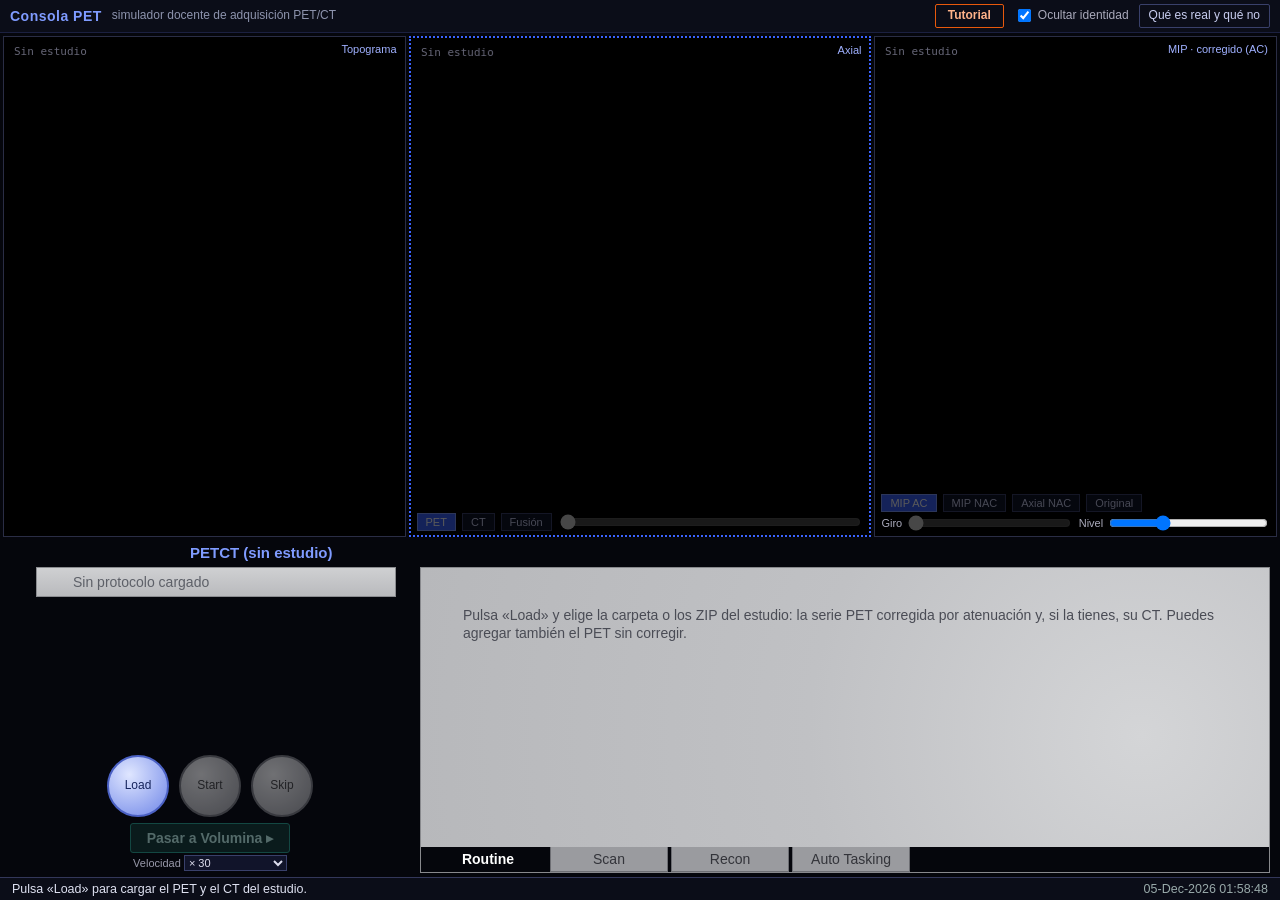
<file: index.html>
<!doctype html>
<html lang="es">
<head>
<meta charset="utf-8">
<meta name="viewport" content="width=device-width, initial-scale=1">
<title>Consola PET · simulador docente</title>
<link rel="stylesheet" href="consola.css?v=6">
<link rel="stylesheet" href="tutorial.css?v=2">
</head>
<body>
<div id="consola">

  <header id="barra">
    <span class="marca">Consola PET</span>
    <span class="sub">simulador docente de adquisición PET/CT</span>
    <span class="hueco"></span>
    <button id="btnTutorial" aria-pressed="false" title="Tutorial guiado con preguntas, de la planificación a Volumina">Tutorial</button>
    <label class="mini"><input type="checkbox" id="ocultarId" checked> Ocultar identidad</label>
    <button id="btnAcerca" class="plano">Qué es real y qué no</button>
  </header>

  <section id="imagenes">
    <div class="panel" id="panelTopo">
      <canvas id="cvTopo"></canvas>
      <div class="rotulo" id="rotTopo">Topograma</div>
    </div>
    <div class="panel activo" id="panelAxial">
      <canvas id="cvAxial"></canvas>
      <div class="rotulo" id="rotAxial">Axial</div>
      <div class="controles">
        <button class="modo izq" data-modo="pet">PET</button>
        <button class="modo izq" data-modo="ct">CT</button>
        <button class="modo izq" data-modo="fusion">Fusión</button>
        <input type="range" id="corte" min="0" max="0" value="0" title="Corte">
      </div>
    </div>
    <div class="panel" id="panelMip">
      <canvas id="cvMip"></canvas>
      <div class="rotulo" id="rotMip">MIP</div>
      <div class="controles arriba">
        <button class="modo der" data-der="mipac">MIP AC</button>
        <button class="modo der" data-der="mipnac">MIP NAC</button>
        <button class="modo der" data-der="axnac">Axial NAC</button>
        <button class="modo der" data-der="orig">Original</button>
      </div>
      <div class="controles">
        <label>Giro <input type="range" id="giro" min="0" max="350" step="10" value="0"></label>
        <label>Nivel <input type="range" id="nivel" min="5" max="300" value="100"></label>
      </div>
    </div>
  </section>

  <section id="franja">
    <span id="protocolo">PETCT (sin estudio)</span>
    <span id="identidad"></span>
    <span class="hueco"></span>
    <span id="resumen"></span>
  </section>

  <section id="inferior">
    <div id="izquierda">
      <div id="cronica"></div>
      <div id="botones">
        <button class="redondo azul" id="btnLoad" title="Cargar el estudio">Load</button>
        <button class="redondo" id="btnStart" title="Iniciar la etapa siguiente" disabled>Start</button>
        <button class="redondo" id="btnSkip" title="Saltar la etapa en curso" disabled>Skip</button>
      </div>
      <button id="btnVolumina" title="Abrir el estudio adquirido en el visor Volumina: MPR, fusión, MIP y VRT" disabled>Pasar a Volumina ▸</button>
      <div id="velocidad">
        <label>Velocidad
          <select id="vel">
            <option value="1">× 1 (tiempo real)</option>
            <option value="10">× 10</option>
            <option value="30" selected>× 30</option>
            <option value="60">× 60</option>
            <option value="120">× 120</option>
          </select>
        </label>
      </div>
    </div>
    <div id="tarjeta">
      <div id="contenido"></div>
      <div id="pestanas">
        <button class="pestana activa" data-pestana="routine">Routine</button>
        <button class="pestana" data-pestana="scan">Scan</button>
        <button class="pestana" data-pestana="recon">Recon</button>
        <button class="pestana" data-pestana="auto">Auto Tasking</button>
      </div>
    </div>
  </section>

  <footer id="estado">
    <span id="mensaje">Pulsa «Load» para cargar el PET y el CT del estudio.</span>
    <span class="hueco"></span>
    <span id="reloj"></span>
  </footer>
</div>

<div id="lista" hidden></div>
<div id="capaVolumina" hidden><iframe id="marcoVolumina" title="Volumina"></iframe></div>

<div id="guiaMarcas" aria-hidden="true"></div>
<div class="guia" id="guia" hidden role="dialog" aria-label="Tutorial guiado">
  <div class="guia-cab" id="guiaCab">
    <span class="agarre" aria-hidden="true">⋮⋮</span>
    <span class="quien" id="guiaQuien">—</span>
    <span class="cuenta" id="guiaCuenta">1 / 1</span>
    <button class="guia-x" id="guiaCerrar" aria-label="Cerrar el tutorial">✕</button>
  </div>
  <div class="guia-cuerpo">
    <div class="guia-caso" id="guiaCaso" hidden></div>
    <h3 id="guiaTitulo">—</h3>
    <p class="guia-pregunta" id="guiaPregunta"></p>
    <div class="guia-mueve"><span aria-hidden="true">▸</span><span id="guiaMueve"></span></div>
    <p class="guia-estado" id="guiaEstado" hidden></p>
    <textarea id="guiaNota" placeholder="Anota aquí tu respuesta…"></textarea>
  </div>
  <div class="guia-pie">
    <button class="guia-nav" id="guiaAntes" aria-label="Paso anterior">←</button>
    <button class="guia-nav" id="guiaDespues" aria-label="Paso siguiente">→</button>
    <span class="guia-puntos" id="guiaPuntos"></span>
    <button class="guia-chico" id="guiaRecolocar" title="Volver a la pantalla del paso y recolocar el panel">Recolocar</button>
    <button class="guia-chico" id="guiaBorrar" title="Borrar todas las respuestas">Borrar</button>
    <button class="guia-fin" id="guiaFin">Finalizar y generar PDF</button>
  </div>
</div>
<div id="informe"></div>

<div id="menuCarga" class="dialogo" hidden>
  <div class="caja">
    <h2>Cargar el estudio</h2>
    <p>Elige la carpeta con las series PET y CT, los archivos DICOM sueltos o los ZIP tal como se descargan. Los archivos se leen en tu navegador y no salen de tu equipo.</p>
    <div class="fila">
      <button id="elegirCarpeta">Carpeta…</button>
      <button id="elegirArchivos">Archivos o ZIP…</button>
      <button id="cerrarCarga" class="plano">Cancelar</button>
    </div>
    <input type="file" id="entradaCarpeta" webkitdirectory multiple hidden>
    <input type="file" id="entradaArchivos" multiple hidden>
  </div>
</div>

<div id="acerca" class="dialogo" hidden>
  <div class="caja ancha">
    <h2>Qué es real y qué no</h2>
    <h3>Sale de la cabecera DICOM del estudio que cargaste</h3>
    <p>Radiofármaco, actividad, hora de inyección, método de reconstrucción, iteraciones, subconjuntos, filtro, matriz, tamaño de píxel, correcciones aplicadas, y los parámetros del CT: kV, paso, núcleo, colimación, tipo de modulación de dosis, ahorro de dosis, y la corriente, el mAs y el CTDIvol de cada corte.</p>
    <h3>Se deduce de los datos</h3>
    <p>El rango que defines sobre el topograma solo puede abarcar camas completas de las que tiene el estudio, porque las imágenes ya existen: acortar el rango deja fuera camas, no las vuelve a adquirir. El número de camas, su posición y el orden en que se adquirieron se calculan a partir de la hora de adquisición de cada corte. El topograma es una proyección del CT, porque el estudio no trae la serie del topograma. En el CT, el DLP es el CTDIvol medio del rango por su largo, y el «Ref. mAs» es una estimación: la cabecera no guarda el valor que se eligió en la consola, así que se calcula como el mAs medio dividido por uno menos el ahorro de dosis; si la cabecera tampoco trae el ahorro, se usa el mAs máximo de los cortes. Si no viene el tipo de modulación, se deduce de cuánto cambia la corriente entre cortes. La curva de la pestaña Scan del PET es una tasa relativa estimada desde la imagen, no la tasa de cuentas que midió el equipo.</p>
    <h3>Es simulado</h3>
    <p>Los parámetros en azul se pueden cambiar después de la adquisición: tiempo por cama, actividad, tiempo de captación, iteraciones y filtro en el PET; mAs de referencia, modulación de dosis, kV, grosor de corte y núcleo en el CT. La imagen adquirida es el techo de calidad: cada control ofrece el valor del estudio o valores que la degradan, nunca uno que la mejore.</p>
    <p>El efecto se calcula sobre la imagen ya reconstruida, con modelos sencillos: el ruido del PET crece con la raíz de las cuentas que se pierden; el del CT, con la raíz de la dosis que se quita; menos iteraciones y más filtro se imitan con suavizado; el kV cambia el contraste con una tabla aproximada. El ruido de partida de cada serie se mide en la propia imagen. No es lo que entregaría el equipo: sirve para ver la dirección y el orden de magnitud del cambio.</p>
    <p>Los valores mínimos de cada lista (por ejemplo 0,5 min por cama, 1 mCi o 20 mAs) son pisos del simulador y pueden no corresponder a los límites de un equipo real.</p>
    <p>El ruido del CT pasa al PET corregido muy atenuado, porque el mapa de atenuación se suaviza a la resolución del PET; por eso ese efecto es de décimas de punto porcentual y casi no se ve.</p>
    <p>El botón «Original» de la ventana derecha muestra la misma vista tal como se adquirió, para comparar.</p>
    <h3>Tutorial</h3>
    <p>El botón «Tutorial» abre un panel con diecinueve pasos y una pregunta en cada uno, desde la planificación hasta la generación de cortes en Volumina. Es un trabajo personal. Si cargas uno de los cinco casos de la entrega, la consola lo reconoce y cada pregunta se adapta a lo que ese estudio tiene de particular. Las respuestas se guardan en este navegador, separadas por caso, y «Finalizar y generar PDF» arma un informe con las preguntas, las respuestas y el estado de la consola. El tutorial no corrige las respuestas ni trae pauta: solo indica si el paso se hizo en la consola.</p>
    <h3>Volumina</h3>
    <p>«Pasar a Volumina» abre el visor con el CT y el PET del rango que adquiriste, sin volver a cargar archivos: cortes en los tres planos, fusión, MIP y VRT, y generación de cortes. Recibe las imágenes como están en la consola, así que si cambiaste parámetros llegan simuladas y el visor lo avisa.</p>
    <h3>Memoria</h3>
    <p>En los casos del curso, al CT se le recortó el aire de arriba y de abajo para que ocupe menos memoria. Conserva su tamaño de píxel, toda la anatomía y la camilla, pero su matriz ya no es la de 512 × 512 con que se adquirió; la tarjeta del CT muestra las dos. A los lados no se recortó, porque los brazos y la camilla llegan al borde del campo. El PET no se modificó.</p>
    <p>El CT se usa a su resolución original, igual que en Volumina. Un CT de cuerpo entero ocupa entre 100 y 200 MB en la consola y el doble al pasar a Volumina. En un computador con poca memoria la página puede ponerse lenta o cerrarse: en ese caso cierra otras pestañas, o elige un rango más corto antes de pasar a Volumina, porque el visor solo recibe el rango adquirido.</p>
    <h3>Es ilustrativo</h3>
    <p>Las alternativas que aparecen al abrir las listas en gris. El valor marcado es el que se usó; los demás muestran qué se podría haber elegido en una consola, pero no cambian la imagen: el estudio ya está reconstruido y los datos crudos no vienen en el DICOM.</p>
    <p>La reproducción no vuelve a adquirir ni a reconstruir nada: muestra los cortes ya reconstruidos en el orden y con los tiempos en que se adquirieron. El CT dura lo que resulta de su largo y la velocidad de mesa de la cabecera, y se muestra en al menos 4 segundos para que se alcance a ver.</p>
    <p class="nota">Uso docente. No es una consola real ni un visor validado para diagnóstico.</p>
    <div class="fila"><button id="cerrarAcerca">Cerrar</button></div>
  </div>
</div>

<script src="vendor/dicomParser.min.js"></script>
<script src="casos.js?v=1"></script>
<script src="consola.js?v=10"></script>
<script src="tutorial.js?v=2"></script>
</body>
</html>
</file>
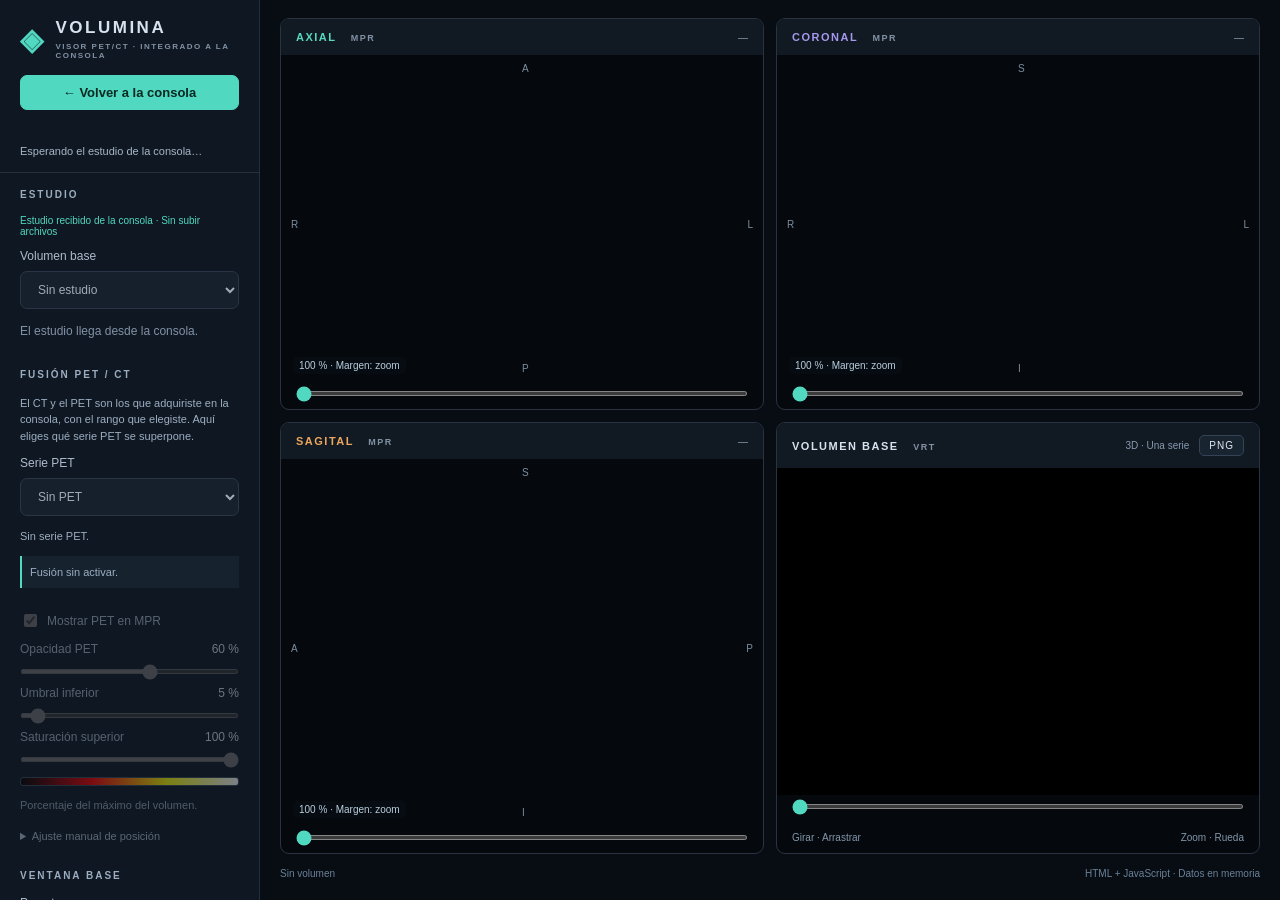
<file: volumina/index.html>
<!doctype html>
<html lang="es">
<head><meta charset="utf-8"><meta name="viewport" content="width=device-width, initial-scale=1"><title>Volumina · Consola PET</title><link rel="stylesheet" href="style.css"><link rel="stylesheet" href="fusion.css"><link rel="stylesheet" href="interaction.css"><link rel="stylesheet" href="reformat.css"><link rel="stylesheet" href="puente.css?v=2"></head>
<body>
<main><aside>
<div class="brand"><b>◈</b><div>VOLUMINA<small>VISOR PET/CT · INTEGRADO A LA CONSOLA</small></div></div>
<div class="actions"><button id="volver" class="primary" type="button">← Volver a la consola</button></div>
<div hidden><input id="files" type="file"><input id="spectFiles" type="file"><button id="demo" type="button"></button></div>
<div class="status" id="status" role="status" aria-live="polite">Esperando el estudio de la consola…</div>
<h2>ESTUDIO</h2><p class="privacy">Estudio recibido de la consola · Sin subir archivos</p><label>Volumen base<select id="series" disabled><option>Sin estudio</option></select></label><p id="metadata">El estudio llega desde la consola.</p>
<h2>FUSIÓN PET / CT</h2>
<p class="fusion-info">El CT y el PET son los que adquiriste en la consola, con el rango que elegiste. Aquí eliges qué serie PET se superpone.</p>
<label>Serie PET<select id="spectSeries" disabled><option>Sin PET</option></select></label>
<p id="spectMetadata" class="fusion-info">Sin serie PET.</p>
<p id="fusionStatus" class="fusion-info" role="status" aria-live="polite">Fusión sin activar.</p>
<fieldset id="fusionControls" disabled>
<label class="check"><input id="fusionEnabled" type="checkbox" checked> Mostrar PET en MPR</label>
<label>Opacidad PET <output id="fusionOpacityOut">60 %</output><input id="fusionOpacity" type="range" min="0" max="100" value="60"></label>
<label>Umbral inferior <output id="spectLowOut">5 %</output><input id="spectLow" type="range" min="0" max="99" step="0.5" value="5"></label>
<label>Saturación superior <output id="spectHighOut">100 %</output><input id="spectHigh" type="range" min="1" max="100" step="0.5" value="100"></label>
<div class="colorbar" aria-label="Escala PET negro rojo amarillo blanco"></div><p id="spectScale" class="fusion-info">Porcentaje del máximo del volumen.</p>
<details><summary>Ajuste manual de posición</summary>
<label class="check"><input id="manualFusion" type="checkbox"> Habilitar ajuste exploratorio</label>
<p class="fusion-info">Solo traslación en mm. No realiza registro automático ni corrige rotaciones.</p>
<div class="offsets"><label>+L<input id="offsetX" aria-label="Desplazamiento PET hacia izquierda en mm" type="number" min="-1000" max="1000" step="0.5" value="0" disabled></label><label>+P<input id="offsetY" aria-label="Desplazamiento PET hacia posterior en mm" type="number" min="-1000" max="1000" step="0.5" value="0" disabled></label><label>+S<input id="offsetZ" aria-label="Desplazamiento PET hacia superior en mm" type="number" min="-1000" max="1000" step="0.5" value="0" disabled></label></div>
<button id="resetOffsets" type="button">Poner desplazamientos a cero</button>
</details></fieldset>
<button id="removeSpect" disabled hidden>Quitar PET</button>
<h2>VENTANA BASE</h2><label>Preset<select id="preset"><option value="400,40">Tejidos blandos</option><option value="1600,-600">Pulmón</option><option value="2000,450">Hueso</option><option value="700,250">Angiografía</option></select></label>
<label>Ancho <output id="widthOut">400</output><input id="width" type="range" min="1" max="4000" value="400"></label><label>Nivel <output id="levelOut">40</output><input id="level" type="range" min="-1200" max="2000" value="40"></label>
<h2>RECONSTRUCCIÓN 3D</h2>
<label>Volumen 3D<select id="volumeSource"><option value="base">Volumen base</option><option id="spect3dOption" value="spect" disabled>PET / PET cargado</option><option id="fusion3dOption" value="fusion" disabled>CT + PET fusionados</option></select></label>
<div class="tabs"><button class="active" id="vrt">VRT</button><button id="mip">MIP</button><button id="slices">CORTES</button></div>
<fieldset id="functional3dControls" disabled>
<label>Umbral 3D <output id="volumeLowOut">5 %</output><input id="volumeLow" type="range" min="0" max="99" step="0.5" value="5"></label>
<label>Saturación 3D <output id="volumeHighOut">100 %</output><input id="volumeHigh" type="range" min="1" max="100" step="0.5" value="100"></label>
<label>Color funcional<select id="volumePalette"><option value="inverse">Gris invertido · habitual en PET</option><option value="hot">Rojo · Amarillo · Blanco</option><option value="gray">Escala de grises</option></select></label>
</fieldset><label>Opacidad PET en fusión 3D <output id="fusion3dOpacityOut">65 %</output><input id="fusion3dOpacity" type="range" min="0" max="100" value="65" disabled></label><p id="volumeScale" class="fusion-info">Selecciona base, PET o fusión CT + PET.</p>
<label>Umbral VRT <output id="thresholdOut">120</output><input id="threshold" type="range" min="-1000" max="1500" value="120"></label><label>Opacidad VRT <output id="opacityOut">40</output><input id="opacity" type="range" min="1" max="100" value="40"></label>
<h2>GENERAR CORTES</h2>
<label>Ventana de trabajo<select id="sliceSource"><option value="axial">Axial</option><option value="coronal">Coronal</option><option value="sagittal">Sagital</option></select></label>
<label>Plano de salida<select id="slicePlane"><option value="coronal">Coronal</option><option value="sagittal">Sagital</option></select></label>
<div class="offsets"><label>Distancia mm<input id="sliceDistance" type="number" min="0.1" max="200" step="0.5" value="3"></label><label>Grosor mm<input id="sliceThickness" type="number" min="0.1" max="200" step="0.5" value="3"></label></div>
<div class="offsets"><label>FoV mm<input id="sliceFov" type="number" min="1" max="2000" step="5" value="0"></label><label>Matriz<select id="sliceMatrix"><option value="64">64 × 64</option><option value="128">128 × 128</option><option value="256">256 × 256</option><option value="512">512 × 512</option><option value="1024">1024 × 1024</option></select></label></div>
<div class="tabs"><button id="sliceFullField" type="button">FoV completo</button><button id="sliceCentre" type="button">Centrar aquí</button></div>
<label>Combinación del grosor<select id="sliceCombine"><option value="mean">Promedio · estándar</option><option value="max">MIP del slab</option><option value="min">MinIP del slab</option></select></label>
<label>Nombre de la serie<input id="sliceName" type="text" maxlength="40" placeholder="VOLUMINA"></label>
<label>Contenido<select id="sliceContent"><option value="fusion">CT + PET fusionados</option><option value="base">Solo volumen base</option></select></label>
<div class="offsets"><label>Desde mm<input id="sliceFrom" type="number" step="1" value="0"></label><label>Hasta mm<input id="sliceTo" type="number" step="1" value="0"></label></div>
<button id="sliceFull" type="button">Rango completo</button>
<p id="slicePlan" class="fusion-info" role="status" aria-live="polite">Carga un volumen para planificar cortes.</p>
<div class="tabs"><button id="sliceGenerate" type="button">Generar</button><button id="sliceExport" type="button" disabled>Exportar DICOM</button></div>
<p class="fusion-info">Arrastra las dos líneas del rango sobre la ventana de trabajo. El nombre se usa en la carpeta, en la descripción de la serie DICOM y en el PNG. La exportación escribe Secondary Capture RGB: imágenes derivadas en color, sin HU ni Bq/ml y sin volumen 3D.</p>
<button id="reset">Restablecer vistas</button><div class="help"><b>Explora el volumen</b><p>Doble clic en una vista: ampliar/restaurar. Esc: volver a las cuatro. MPR: clic en imagen para referencias y rueda para cortes. Clic en margen negro y rueda, o arrastra arriba/abajo desde el margen, para zoom. <b>Botón derecho y arrastrar: navegar por la imagen ampliada.</b></p><p>3D: arrastra para girar y usa la rueda para acercar.</p><p>CORTES: genera cortes en un plano perpendicular a la ventana de trabajo y recórrelos con la rueda en el cuarto panel. Rueda o arrastre desde el margen negro: zoom, igual que en los MPR.</p></div><p class="notice">Uso docente. No validado para diagnóstico. El CT llega a su resolución original y ocupa bastante memoria: si el computador no da, elige en la consola un rango más corto. En los casos del curso el CT viene recortado, sin el aire de arriba y de abajo; el estado lo indica. El PET puede traer parámetros simulados; el estado lo indica.</p>
</aside><section class="workspace">
<button id="restoreViews" class="restore-views" hidden>Volver a las cuatro vistas · Esc</button><div class="grid">
<article class="pane axial"><div class="panehead"><h3>AXIAL <span>MPR</span></h3><output id="axialOut">—</output></div><div class="view"><canvas id="axial"></canvas><span class="zoom-hint" id="axialZoom">100 % · Margen: zoom</span><span class="top">A</span><span class="left">R</span><span class="right">L</span><span class="bottom">P</span></div><input aria-label="Corte axial" id="axialSlice" type="range" min="0" max="0" value="0"></article>
<article class="pane coronal"><div class="panehead"><h3>CORONAL <span>MPR</span></h3><output id="coronalOut">—</output></div><div class="view"><canvas id="coronal"></canvas><span class="zoom-hint" id="coronalZoom">100 % · Margen: zoom</span><span class="top">S</span><span class="left">R</span><span class="right">L</span><span class="bottom">I</span></div><input aria-label="Corte coronal" id="coronalSlice" type="range" min="0" max="0" value="0"></article>
<article class="pane sagittal"><div class="panehead"><h3>SAGITAL <span>MPR</span></h3><output id="sagittalOut">—</output></div><div class="view"><canvas id="sagittal"></canvas><span class="zoom-hint" id="sagittalZoom">100 % · Margen: zoom</span><span class="top">S</span><span class="left">A</span><span class="right">P</span><span class="bottom">I</span></div><input aria-label="Corte sagital" id="sagittalSlice" type="range" min="0" max="0" value="0"></article>
<article class="pane volume"><div class="panehead"><h3><b id="volumeTitle">VOLUMEN BASE</b> <span id="modeLabel">VRT</span></h3><div class="panehead-actions"><output id="volumeKind">3D · Una serie</output><button id="exportPng" type="button" title="Guardar como PNG lo que muestra este panel">PNG</button></div></div><div class="view"><canvas id="volume"></canvas><canvas id="sliceCanvas" hidden></canvas><span class="zoom-hint" id="sliceZoomHint" hidden>100 % · Margen: zoom</span><div id="volumeError" class="empty"></div></div><input aria-label="Corte reformateado" id="sliceIndex" type="range" min="0" max="0" value="0" hidden><div class="legend" id="volumeLegend">Girar · Arrastrar <span>Zoom · Rueda</span></div></article>
</div><footer><span id="dimensions">Sin volumen</span><span>HTML + JavaScript · Datos en memoria</span></footer>
</section></main>
<div class="modal" id="saveDialog" hidden><div class="modal-card" role="dialog" aria-modal="true" aria-labelledby="saveTitle">
<h3 id="saveTitle">GUARDANDO SERIE DICOM</h3>
<p id="saveStatus" role="status" aria-live="polite">Preparando…</p>
<progress id="saveProgress" max="1" value="0"></progress>
<p id="saveTarget" class="fusion-info"></p>
<button id="saveCancel" type="button">Cancelar</button>
</div></div>
<script src="../vendor/dicomParser.min.js"></script><script src="core.js?v=3"></script><script src="reformat.js?v=3"></script><script src="dicomwrite.js?v=3"></script><script src="app.js?v=3"></script><script src="reformat-ui.js?v=3"></script><script src="consola-puente.js?v=4"></script></body></html>
</file>
<file: consola.css>
:root{--fondo:#05060c;--panel:#000;--azul:#3b63ff;--azulClaro:#7f9bff;--naranja:#ffb84a;--gris:#c6c7c9;--gris2:#b4b5b8;--gris3:#9a9b9f;--tinta:#30323a;--tinta2:#5d6068}
*{box-sizing:border-box}
html,body{height:100%;margin:0;background:var(--fondo);color:#e6e8f0;font:14px/1.3 Arial,Helvetica,sans-serif;overflow:hidden}
button,select,input{font:inherit}
.hueco{flex:1}
#consola{display:grid;grid-template-rows:auto minmax(180px,1fr) auto 310px auto;height:100vh;min-width:980px}

#barra{display:flex;align-items:center;gap:10px;padding:4px 10px;background:#0b0d18;border-bottom:1px solid #1b2040}
#barra .marca{font-weight:bold;color:var(--azulClaro);letter-spacing:.5px}
#barra .sub{color:#8d93ad;font-size:12px}
.mini{font-size:12px;color:#aab;display:flex;align-items:center;gap:4px}
button.plano{background:none;border:1px solid #39406a;color:#c9cef0;padding:3px 9px;cursor:pointer;border-radius:2px;font-size:12px}
button.plano:hover{background:#151a35}

#imagenes{display:grid;grid-template-columns:1fr 1.15fr 1fr;gap:3px;padding:3px;min-height:0}
.panel{position:relative;background:var(--panel);border:1px solid #2a2d45;min-height:0;min-width:0;overflow:hidden}
.panel.activo{border:2px dotted var(--azul)}
.panel canvas{position:absolute;inset:0;width:100%;height:100%;display:block}
.rotulo{position:absolute;right:8px;top:5px;font-size:11px;color:#9fb0ff;text-shadow:0 0 3px #000;pointer-events:none}
.controles{position:absolute;left:6px;right:6px;bottom:4px;display:flex;align-items:center;gap:6px;font-size:11px;color:#aab}
.controles.arriba{bottom:24px}
.panel canvas{touch-action:none}
.paso.pausa.espera{background:#ffe95a;color:#4a3d00}
input[type=range]:disabled{opacity:.35}
.controles label{display:flex;align-items:center;gap:4px;flex:1}
.controles input[type=range]{flex:1;min-width:40px;height:14px}
button.modo{background:#11142a;border:1px solid #39406a;color:#c9cef0;padding:1px 8px;font-size:11px;cursor:pointer}
button.modo.activa{background:var(--azul);color:#fff;border-color:var(--azulClaro)}
button.modo:disabled{opacity:.35;cursor:default}

#franja{display:flex;align-items:baseline;gap:22px;padding:3px 14px 4px 190px;font-weight:bold;font-size:15px;background:var(--fondo)}
#protocolo{color:var(--azulClaro)}
#identidad,#resumen{color:var(--naranja)}
#resumen{white-space:pre}

#inferior{display:grid;grid-template-columns:400px 1fr;gap:10px;padding:0 10px 4px;min-height:0}
#izquierda{display:flex;flex-direction:column;min-height:0}
#cronica{flex:1;overflow-y:auto;overflow-x:hidden;padding-right:14px;padding-left:26px;min-height:0}
.paso{position:relative;display:flex;align-items:center;gap:8px;height:30px;margin-bottom:2px;padding:0 10px 0 36px;background:linear-gradient(#cfd0d2,#b9babd);color:var(--tinta);border:1px solid #8b8c90;cursor:pointer;font-size:14px}
.paso .nombre{flex:1;white-space:nowrap;overflow:hidden;text-overflow:ellipsis}
.paso.pausa{cursor:default;color:var(--tinta2)}
.paso.sel{background:#fff;color:#000;margin-right:-12px}
.paso.sel::before{content:"";position:absolute;left:-24px;top:4px;border:11px solid transparent;border-left:16px solid #fff}
.paso .num{font-size:9px;color:#555;align-self:flex-end}
.cajas{display:flex;gap:3px}
.cajita{width:17px;height:15px;border:1px solid #666;background:#ddd;position:relative}
.cajita.hecha{background:#16171c;border-color:#000}
.cajita.hecha::after{content:"";position:absolute;left:5px;top:4px;width:5px;height:5px;border-radius:50%;background:#aaa}
.cajita.actual{outline:2px solid #e24bd0}
.cajita.encurso{background:#ffe95a;border-color:#a08a00}
#botones{display:flex;gap:10px;justify-content:center;padding:6px 0 2px}
button.redondo{width:62px;height:62px;border-radius:50%;border:2px solid #77787d;background:radial-gradient(circle at 35% 30%,#f2f2f2,#9c9da1);color:#444;font-size:12px;cursor:pointer;line-height:1.05}
button.redondo.azul{background:radial-gradient(circle at 35% 30%,#dfe6ff,#6f86e8);color:#16245c;border-color:#4b61c4}
button.redondo.rojo{background:radial-gradient(circle at 35% 30%,#ffc2cb,#e0425c);color:#5a0413;border-color:#b32a43}
button.redondo:disabled{opacity:.45;cursor:default}
#btnVolumina{align-self:center;margin:4px 0 2px;padding:5px 16px;border:1px solid #2aa893;background:#123b35;color:#c9fff4;font-weight:bold;cursor:pointer;border-radius:3px}
#btnVolumina:hover:not(:disabled){background:#1a5a50}
#btnVolumina:disabled{opacity:.4;cursor:default}
#capaVolumina{position:fixed;inset:0;z-index:40;background:#080d14}
#capaVolumina[hidden]{display:none}
#capaVolumina iframe{width:100%;height:100%;border:0;display:block}
#velocidad{text-align:center;font-size:11px;color:#99a;padding-bottom:2px}
#velocidad select{background:#11142a;color:#dde;border:1px solid #39406a;font-size:11px}

#tarjeta{display:flex;flex-direction:column;background:var(--gris);color:var(--tinta);border:1px solid #88898d;min-height:0;min-width:0}
#contenido{flex:1;overflow:auto;padding:8px 12px;min-height:0;background:radial-gradient(circle at 85% 60%,#d4d5d7 0,#c0c1c4 45%,#b7b8bb 100%)}
#pestanas{display:flex;gap:3px;padding:0 0 0 8px;background:var(--fondo)}
.pestana{min-width:118px;padding:3px 12px;border:1px solid #6d6e73;border-top:none;background:var(--gris3);color:#33343a;font-size:14px;cursor:pointer}
.pestana.activa{background:var(--fondo);color:#fff;font-weight:bold;border-color:var(--fondo)}

.rejilla{display:grid;grid-template-columns:repeat(auto-fit,minmax(290px,1fr));gap:8px 12px;align-items:start}
.bloque{background:rgba(255,255,255,.22);border:1px solid rgba(255,255,255,.45);padding:7px 10px;min-width:0;overflow:hidden}
.bloque h4{margin:0 0 5px;font-size:12px;font-weight:normal;color:#55575f}
.campo{display:flex;align-items:center;gap:6px;margin:3px 0;min-height:23px}
.campo>label{flex:0 0 138px;text-align:right;color:#4a4c55;font-size:13px}
.caja{display:inline-flex;align-items:center;justify-content:space-between;gap:4px;min-width:74px;max-width:100%;height:21px;padding:0 3px 0 5px;background:#f5f5f5;border:1px solid #8c8d92;color:#7d7f88;font-size:13px;white-space:nowrap;overflow:hidden;cursor:pointer}
.caja.larga{min-width:150px;flex:0 1 210px}
.caja b{font-weight:normal;overflow:hidden;text-overflow:ellipsis}
.caja i{flex:none;font-style:normal;font-size:9px;color:#333;background:#d8d8da;border:1px solid #999;padding:1px 3px;line-height:1.2}
.caja.fija{cursor:default;background:#e9e9ea}
.caja.parpadeo{animation:parpadeo .7s}
@keyframes parpadeo{0%,60%{background:#ffe95a;color:#000}100%{background:#f5f5f5}}
.caja.viva{background:#fff;color:#0b2fa8;border-color:#1d3fd0;font-weight:bold}
.caja.viva.cambiada{background:#fff1b0}
.ayudita .azul{color:#0b2fa8}
button.plano2{margin-left:8px;padding:1px 8px;font-size:11px;cursor:pointer;border:1px solid #777;background:#e6e6e8;color:#222}
.un{font-size:12px;color:#4a4c55}
.marca2{display:inline-flex;align-items:center;gap:5px;font-size:13px;color:#4a4c55}
.marca2 .cuadro{width:14px;height:14px;border:1px solid #777;background:#f5f5f5;display:inline-flex;align-items:center;justify-content:center;font-size:11px;color:#333;cursor:pointer}
.trabajos{display:flex;align-items:center;gap:4px;margin-bottom:6px;flex-wrap:wrap}
.trabajos .t{display:flex;flex-direction:column;align-items:center;width:24px;font-size:12px;color:#4a4c55;cursor:pointer}
.trabajos .t.hay{color:#16245c;font-weight:bold}
.trabajos .t .p{width:12px;height:12px;border-radius:50%;background:#fff;border:1px solid #999;margin-top:2px;position:relative}
.trabajos .t.sel .p::after{content:"";position:absolute;inset:3px;border-radius:50%;background:#000}
.ayudita{font-size:11px;color:#55575f;margin:4px 0 0}
#grafico{width:100%;height:170px;background:#fff;border:1px solid #999;display:block}
.leyenda{display:flex;gap:14px;font-size:12px;color:#4a4c55;margin-top:4px;flex-wrap:wrap}
.leyenda span::before{content:"";display:inline-block;width:22px;height:9px;margin-right:5px;background:var(--c)}

#lista{position:fixed;z-index:20;background:#fff;color:#222;border:1px solid #555;box-shadow:2px 3px 8px rgba(0,0,0,.5);font-size:13px;max-height:260px;overflow:auto;min-width:120px}
#lista div{padding:2px 10px 2px 6px;white-space:nowrap;cursor:pointer;color:#777}
#lista div.real{background:#1d3fd0;color:#fff}
#lista div:hover:not(.real){background:#e4e8ff;color:#222}
#lista .pie{font-size:10.5px;color:#666;border-top:1px solid #ccc;cursor:default;white-space:normal;max-width:260px;padding:4px 6px}
#lista .pie:hover{background:#fff!important;color:#666!important}

#estado{display:flex;gap:10px;padding:3px 12px;font-size:12.5px;background:#0b0d18;border-top:1px solid #33375a;color:#dfe2f2}
#mensaje.aviso{color:#ffe95a}
#reloj{color:#9aa}

.dialogo{position:fixed;inset:0;z-index:30;background:rgba(0,0,0,.6);display:flex;align-items:center;justify-content:center}
.dialogo[hidden]{display:none}
.dialogo .caja{display:block;height:auto;max-width:460px;white-space:normal;cursor:default;background:var(--gris);color:#222;border:2px solid #fff;padding:14px 18px;font-size:14px;overflow:auto;max-height:90vh}
.dialogo .caja.ancha{max-width:640px}
.dialogo h2{margin:0 0 8px;font-size:17px;color:#16245c}
.dialogo h3{margin:10px 0 2px;font-size:13.5px;color:#16245c}
.dialogo p{margin:0 0 8px;color:#333}
.dialogo .nota{font-size:12px;color:#555}
.dialogo .fila{display:flex;gap:8px;justify-content:flex-end;margin-top:8px}
.dialogo button{padding:5px 14px;cursor:pointer}
.dialogo button.plano{color:#333;border-color:#777}
</file>
<file: tutorial.css>
/* Tutorial guiado: panel flotante, linea de puntos hacia el control y recuadro del resultado. */
:root{--guia:#e8590c;--guia-suave:rgba(232,89,12,.16)}
#btnTutorial{border:1px solid var(--guia);background:transparent;color:#ffb38a;padding:3px 12px;cursor:pointer;border-radius:2px;font-size:12px;font-weight:bold}
#btnTutorial:hover{background:rgba(232,89,12,.18)}
#btnTutorial[aria-pressed="true"]{background:var(--guia);color:#fff}

.guia{position:fixed;z-index:55;width:320px;max-width:calc(100vw - 24px);background:#fff;color:#1f2430;border:1px solid #c9ccd3;border-radius:6px;box-shadow:0 10px 34px rgba(0,0,0,.5),0 2px 6px rgba(0,0,0,.3);display:flex;flex-direction:column;max-height:min(80vh,640px);font:13px/1.45 Arial,Helvetica,sans-serif;right:14px;top:60px}
.guia[hidden]{display:none!important}
.guia-cab{display:flex;align-items:center;gap:8px;padding:8px 10px;cursor:grab;background:#f1f2f5;border-bottom:1px solid #dcdee4;border-radius:6px 6px 0 0;touch-action:none;user-select:none}
.guia-cab:active{cursor:grabbing}
.guia-cab .agarre{color:#8a8f9c;font-size:13px;letter-spacing:-1px}
.guia-cab .quien{font-weight:bold;font-size:10.5px;letter-spacing:.06em;text-transform:uppercase;color:var(--guia)}
.guia-cab .cuenta{margin-left:auto;font:11px Consolas,monospace;color:#8a8f9c}
.guia-x{border:0;background:none;color:#8a8f9c;cursor:pointer;font-size:15px;line-height:1;padding:2px 4px;border-radius:3px}
.guia-x:hover{color:#1f2430;background:#dcdee4}
.guia-cuerpo{padding:11px 13px 6px;overflow-y:auto;flex:1 1 auto;min-height:0}
.guia-cuerpo h3{font-size:14px;margin:0 0 5px;color:#1f2430}
.guia-caso{font-size:11.5px;line-height:1.45;background:#eef3ff;border:1px solid #b9c8f0;border-radius:4px;padding:7px 9px;margin:0 0 9px;color:#1f2a4d}
.guia-caso[hidden]{display:none}
.guia-caso ul{margin:4px 0 0;padding-left:16px}
.guia-pregunta{font-size:12.5px;line-height:1.55;color:#3c4252;margin:0 0 9px}
.guia-mueve{display:flex;gap:8px;align-items:flex-start;font-size:11.5px;line-height:1.45;background:var(--guia-suave);border-left:2px solid var(--guia);padding:7px 9px;border-radius:0 4px 4px 0;margin-bottom:9px;color:#3c4252}
.guia-estado{font-size:11.5px;line-height:1.4;padding:6px 9px;border-radius:4px;margin:0 0 9px}
.guia-estado[hidden]{display:none}
.guia-estado.falta{background:#fff4d6;border:1px solid #e6c45c;color:#5c4700}
.guia-estado.hecho{background:#e3f6e8;border:1px solid #7cc492;color:#14532d}
.guia-estado.hecho::before{content:"✓ "}
.guia-cuerpo textarea{width:100%;min-height:74px;resize:vertical;font:inherit;font-size:12px;line-height:1.5;padding:7px 8px;border:1px solid #c9ccd3;border-radius:4px;background:#f8f9fb;color:#1f2430;box-sizing:border-box}
.guia-cuerpo textarea:focus{outline:2px solid var(--guia);outline-offset:-1px}
.guia-pie{display:flex;align-items:center;gap:7px;padding:9px 11px;flex-wrap:wrap;border-top:1px solid #dcdee4;background:#f1f2f5;border-radius:0 0 6px 6px}
.guia-nav{border:1px solid #c9ccd3;background:#fff;color:#3c4252;border-radius:4px;width:30px;height:28px;cursor:pointer;font-size:14px;line-height:1}
.guia-nav:hover:not(:disabled){border-color:#8a8f9c;color:#1f2430}
.guia-nav:disabled{opacity:.35;cursor:default}
.guia-puntos{display:flex;gap:3px;margin:0 auto;flex-wrap:wrap;justify-content:center;max-width:150px}
.guia-puntos i{width:7px;height:7px;border-radius:50%;background:#c9ccd3;display:block;cursor:pointer}
.guia-puntos i.aqui{background:var(--guia)}
.guia-puntos i.listo{background:var(--guia);opacity:.45}
.guia-chico{border:1px solid #c9ccd3;background:#fff;color:#6b7080;border-radius:4px;padding:4px 7px;font-size:10.5px;cursor:pointer}
.guia-chico:hover{color:#1f2430;border-color:#8a8f9c}
.guia-fin{flex:1 1 100%;margin-top:2px;font-weight:bold;font-size:11.5px;padding:7px 10px;border-radius:4px;cursor:pointer;border:1px solid var(--guia);background:var(--guia);color:#fff}

/* El control del que habla el paso. La misma regla esta en Volumina. */
.guia-objetivo{outline:2px solid var(--guia)!important;outline-offset:3px;border-radius:3px;box-shadow:0 0 0 6px var(--guia-suave)}
@media (prefers-reduced-motion:no-preference){
  .guia-objetivo{animation:guiapulso 1.9s ease-in-out infinite}
  @keyframes guiapulso{0%,100%{box-shadow:0 0 0 5px var(--guia-suave)}50%{box-shadow:0 0 0 10px var(--guia-suave)}}
}
#guiaMarcas{position:fixed;inset:0;z-index:54;pointer-events:none}
#guiaSvg{position:absolute;inset:0;width:100%;height:100%;overflow:visible}
.guia-halo{fill:none;stroke:#fff;stroke-width:8;stroke-linecap:round;stroke-dasharray:0 11;opacity:.9}
.guia-linea{fill:none;stroke:var(--guia);stroke-width:4;stroke-linecap:round;stroke-dasharray:0 11}
.guia-punta{fill:var(--guia);stroke:#fff;stroke-width:1.5;stroke-linejoin:round}
.guia-origen{fill:var(--guia);stroke:#fff;stroke-width:2}
@media (prefers-reduced-motion:no-preference){
  .guia-halo,.guia-linea{animation:guiaflujo .5s linear infinite}
  @keyframes guiaflujo{to{stroke-dashoffset:-11px}}
}
.guia-mira{position:absolute;border:2px dashed var(--guia);border-radius:5px;background:rgba(232,89,12,.07)}
.guia-mira::after{content:"resultado";position:absolute;top:-9px;left:9px;font:bold 9px/1 Arial,sans-serif;letter-spacing:.09em;text-transform:uppercase;color:#fff;background:var(--guia);padding:3px 6px;border-radius:3px;white-space:nowrap}

/* Informe: solo existe al imprimir. */
#informe{display:none}
@media print{
  html,body{height:auto!important;overflow:visible!important;background:#fff!important;color:#111!important}
  body>*:not(#informe){display:none!important}
  #informe{display:block;font:11pt/1.45 Georgia,'Times New Roman',serif;color:#111;padding:0 4mm}
  #informe h1{font:bold 17pt Arial,sans-serif;margin:0 0 3pt}
  #informe .nombre{font:10pt Arial,sans-serif;margin:0 0 8pt}
  #informe .nombre span{display:inline-block;width:90mm;border-bottom:.7pt solid #555}
  #informe .sub{font:9pt Arial,sans-serif;color:#555;margin:0 0 10pt}
  #informe h2.sec{font:bold 12pt Arial,sans-serif;margin:14pt 0 5pt;padding-bottom:2pt;border-bottom:1.5pt solid #e8590c;break-after:avoid}
  #informe h3{font:bold 10.5pt Arial,sans-serif;margin:9pt 0 3pt;break-after:avoid}
  #informe .chip{font:normal 8pt Arial,sans-serif;color:#555;border:.7pt solid #999;border-radius:3pt;padding:0 4pt;margin-left:6pt}
  #informe section{break-inside:avoid;margin-bottom:7pt}
  #informe .q{font-size:9.5pt;color:#333;margin:0 0 3pt}
  #informe .lbl{font:bold 8pt Arial,sans-serif;text-transform:uppercase;letter-spacing:.06em;color:#777;margin:0 0 1pt}
  #informe .resp{border:.7pt solid #aaa;border-radius:2pt;padding:4pt 6pt;min-height:22pt;white-space:pre-wrap;font-size:10.5pt}
  #informe table{border-collapse:collapse;width:100%;font:9.5pt Arial,sans-serif}
  #informe th{text-align:left;vertical-align:top;width:34mm;padding:2pt 6pt 2pt 0;color:#444}
  #informe td{padding:2pt 0;border-bottom:.4pt solid #ddd}
  #informe .pie{font:8.5pt Arial,sans-serif;color:#555;margin-top:12pt;border-top:.7pt solid #aaa;padding-top:4pt}
}
</file>
<file: volumina/style.css>
:root{color-scheme:dark;font:14px 'Segoe UI',sans-serif;color:#d7e2ee;background:#080d14;--teal:#51d8c0;--muted:#8192a5}*{box-sizing:border-box}body{margin:0}.brand{display:flex;align-items:center;gap:10px;padding:18px 0 15px;font-size:17px;letter-spacing:2.5px;font-weight:650}.brand b{color:var(--teal);font-size:30px}.brand small{display:block;font-size:8px;letter-spacing:1.5px;color:var(--muted);margin-top:4px}.actions{display:flex;flex-direction:column;gap:8px}.actions .button,.actions button{width:100%;text-align:center;padding:9px 12px}button,.button,select{border:1px solid #344355;background:#192431;border-radius:7px;color:#e1eaf4;padding:10px 13px;font:inherit;cursor:pointer}button:hover,.button:hover{border-color:var(--teal)}.primary,button.active{background:var(--teal);color:#092921;border-color:var(--teal);font-weight:600}main{display:flex;min-height:100vh}aside{width:260px;flex-shrink:0;padding:0 20px 24px;background:#0f1722;border-right:1px solid #26303c}h2{font-size:10px;letter-spacing:2px;color:#9badc0;margin:0 0 15px}h2:not(:first-child){margin-top:28px}label{display:block;margin:12px 0;color:#aebbcc;font-size:12px}.actions label{margin:0;font-size:12px}.actions button{font-size:12px}select{width:100%;margin-top:8px;font-size:12px;text-overflow:ellipsis}input[type=range]{display:block;width:100%;margin:13px 0 0;accent-color:var(--teal);height:5px;cursor:pointer}output{float:right;color:#dce7f1;font-variant-numeric:tabular-nums}.privacy{font-size:10px;color:var(--teal)}#metadata{font-size:12px;color:var(--muted);line-height:1.7;overflow-wrap:anywhere}.tabs{display:flex;gap:8px}.tabs button{flex:1}#reset{width:100%;margin-top:18px;font-size:12px}.help{margin-top:26px;font-size:11px;color:#8798ab;line-height:1.6}.help b{color:#c4d3e2}.notice{border-top:1px solid #26303c;padding-top:14px;font-size:10px;color:#8996a5;line-height:1.6}.workspace{flex:1;min-width:0;padding:18px 20px}.status{position:sticky;top:0;z-index:3;margin:15px -20px 16px;padding:18px 20px 12px;background:#0f1722;border-bottom:1px solid #26303c;font-size:11px;color:#a4b6c9;line-height:1.5;overflow-wrap:anywhere}.status.error{color:#ffa897}.status+h2{margin-top:0}.grid{display:grid;grid-template-columns:1fr 1fr;gap:12px;height:calc(100vh - 64px);min-height:600px}.pane{border:1px solid #293341;border-radius:9px;background:#05090e;display:flex;flex-direction:column;overflow:hidden;min-height:0;min-width:0}.panehead{display:flex;align-items:center;justify-content:space-between;padding:12px 15px;background:#111923}.panehead h3{margin:0;font-size:11px;letter-spacing:1.5px}.panehead h3 span{font-size:9px;color:var(--muted);margin-left:10px}.panehead output{font-size:10px;color:#869aae}.axial h3{color:#57d9bf}.coronal h3{color:#a698ed}.sagittal h3{color:#eda65d}.view{position:relative;flex:1;min-height:0}.view canvas{width:100%;height:100%;display:block;touch-action:none}.view>span{position:absolute;color:#7d8d9e;font-size:10px;pointer-events:none}.top{top:8px;left:50%}.bottom{bottom:8px;left:50%}.left{left:10px;top:50%}.right{right:10px;top:50%}.pane>input{width:calc(100% - 30px);margin:9px 15px 13px}.legend{padding:10px 15px;font-size:10px;color:#8296aa}.legend span{float:right}footer{display:flex;justify-content:space-between;font-size:10px;color:#6b8197;margin-top:14px}.empty{position:absolute;inset:35%;text-align:center;font-size:12px;color:#a5b9ce;pointer-events:none}body.dragging{outline:3px solid var(--teal);outline-offset:-5px}@media(max-width:850px){main{display:block}aside{width:100%;display:flex;flex-wrap:wrap;gap:12px;padding:15px}aside h2,.help,.notice,.privacy{display:none}aside label{width:145px;margin:0}.status{position:static;width:100%;margin:0;padding:0;border:0;background:none}aside #metadata{width:100%;margin:0}#reset{width:auto;margin:0}.grid{height:900px;min-height:0}.workspace{padding:14px}.brand{width:100%;padding:0;font-size:18px}.actions{flex-direction:row;flex-wrap:wrap;width:auto}.actions .button,.actions button{width:auto;font-size:12px}}@media(max-width:520px){.grid{grid-template-columns:1fr;height:1600px}footer span:last-child{display:none}}
</file>
<file: volumina/fusion.css>
fieldset{border:0;padding:0;margin:0;min-width:0}fieldset:disabled{opacity:.45}.fusion-info{font-size:11px;line-height:1.5;color:#9caec1;overflow-wrap:anywhere}#fusionStatus{padding:8px;border-left:2px solid #51d8c0;background:#16222e}#fusionStatus.warning{border-color:#eda65d;color:#efbf86}.spect-open{border-color:#b89551}.check{display:flex;align-items:center;gap:7px}.check input{accent-color:#eda65d}.colorbar{height:9px;border-radius:3px;background:linear-gradient(90deg,#000,#f00 33%,#ff0 67%,#fff);border:1px solid #3c4a5b;margin-top:15px}summary{font-size:11px;color:#b5c7da;cursor:pointer;margin-top:16px}.offsets{display:flex;gap:8px}.offsets label{flex:1;min-width:0}.offsets input{display:block;width:100%;margin-top:5px;padding:6px 4px;background:#101923;border:1px solid #425166;border-radius:4px;color:#e4edf7}#resetOffsets,#removeSpect{font-size:11px;width:100%;margin-top:8px}.workspace{position:sticky;top:0;align-self:flex-start}aside{max-height:100vh;overflow-y:auto}@media(max-width:850px){aside{display:block;max-height:none}aside h2{display:block;margin-top:18px}aside label{width:auto;margin:12px 0}.workspace{position:static}#fusionControls{max-width:450px}.offsets label{width:30%}#removeSpect{max-width:450px}}
</file>
<file: volumina/interaction.css>
.pane[hidden],.restore-views[hidden]{display:none!important}
.grid.expanded{grid-template-columns:minmax(0,1fr);grid-template-rows:minmax(0,1fr);height:calc(100dvh - 107px);min-height:300px}
.restore-views{margin:0 0 10px;padding:7px 12px;font-size:12px}
.view>.zoom-hint{bottom:8px;left:12px;top:auto;right:auto;background:#080d14c9;border-radius:4px;padding:3px 6px;color:#b9cddd;font-size:10px;pointer-events:none}
.panehead{user-select:none;cursor:zoom-in}.grid.expanded .panehead{cursor:zoom-out}
@media(max-width:850px){.grid.expanded{height:75dvh;min-height:360px}}
</file>
<file: volumina/reformat.css>
.view canvas[hidden]{display:none}
#sliceCanvas{cursor:ns-resize}
#sliceFull{font-size:11px;width:100%;margin-top:8px}
#slicePlan{padding:8px;border-left:2px solid #7ad7ff;background:#16222e;margin-top:14px}
.offsets select{margin-top:5px;padding:6px 4px;font-size:12px}
#sliceName{display:block;width:100%;margin-top:6px;padding:7px 8px;background:#101923;border:1px solid #425166;border-radius:4px;color:#e4edf7;font:inherit;font-size:12px}
.hint{margin:9px 0 0;font-size:10px;line-height:1.4;color:var(--teal)}
.panehead-actions{display:flex;align-items:center;gap:10px}
#exportPng{padding:4px 9px;font-size:10px;letter-spacing:1px;border-radius:5px}
#sliceFullField,#sliceCentre{font-size:11px;padding:8px 6px}
#sliceGenerate,#sliceExport{font-size:12px}
#sliceGenerate{border-color:#7ad7ff}
#sliceExport:disabled{opacity:.45;cursor:default}
.modal{position:fixed;inset:0;z-index:20;background:#040810d0;display:flex;align-items:center;justify-content:center;padding:20px}
.modal[hidden]{display:none}
.modal-card{width:min(430px,100%);background:#111b26;border:1px solid #2d3a49;border-radius:10px;padding:22px 24px;box-shadow:0 18px 50px #00000090}
.modal-card h3{margin:0 0 12px;font-size:11px;letter-spacing:2px;color:#d7e2ee}
.modal-card p{margin:0 0 12px;font-size:12px;line-height:1.5;color:#a4b6c9;overflow-wrap:anywhere}
.modal-card progress{display:block;width:100%;height:6px;accent-color:#51d8c0;border:0;background:#1b2734}
#saveCancel{margin-top:14px;font-size:12px}
@media(max-width:850px){#slicePlan{width:100%}#sliceFull{width:auto}}
</file>
<file: volumina/puente.css>
/* Ajustes de Volumina dentro de la consola PET. */
#volver{width:100%;font-size:13px}
#preset:disabled{opacity:.45}
/* El control del que habla el tutorial de la consola. */
.guia-objetivo{outline:2px solid #e8590c!important;outline-offset:3px;border-radius:3px;box-shadow:0 0 0 6px rgba(232,89,12,.16)}
</file>
